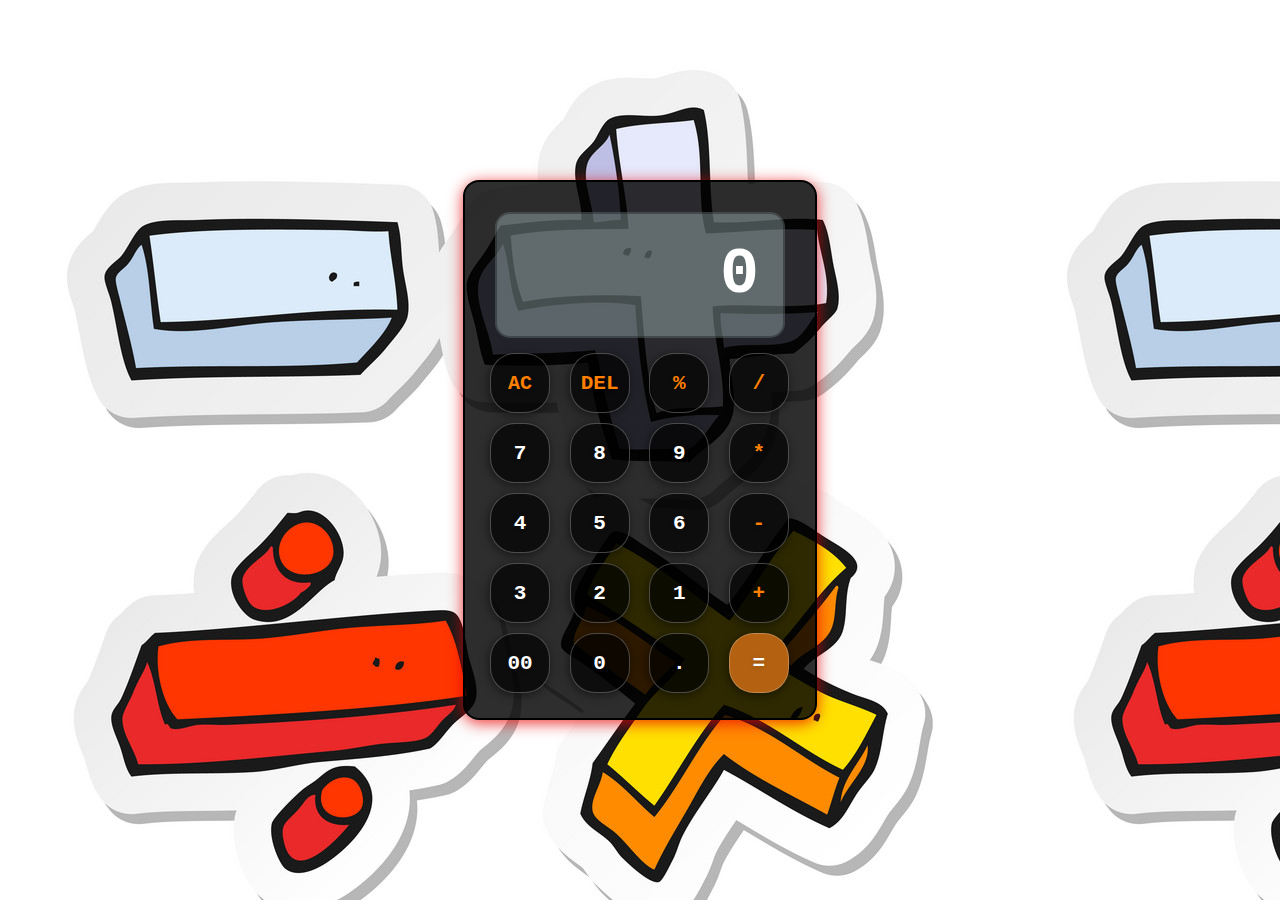
<file: codsoft_calculator/index.html>
<!DOCTYPE html>
<html lang="en">

<head>
    <meta charset="UTF-8">
    <meta name="viewport" content="width=device-width, initial-scale=1.0">
    <link rel="stylesheet" href="style.css">
    <title>Document</title>
</head>

<body>
    <div class="calculator">
        <input type="text" placeholder="0" id="inputbox" readonly>
        <div>
            <button class="operator ac">AC</button>
            <button class="operator DEL">DEL</button>
            <button class="operator ">%</button>
            <button class="operator">/</button>

        </div>
        <div>
            <button class=>7</button>
            <button class=>8</button>
            <button class=>9</button>
            <button class="operator">*</button>
        </div>
        <div>
            <button class=>4</button>
            <button class=>5</button>
            <button class=>6</button>
            <button class="operator">-</button>
        </div>
        <div>
            <button class=> 3</button>
            <button class=>2</button>
            <button class=>1</button>
            <button class="operator">+</button>
        </div>
        <div>
            <button class=>00</button>
            <button class=>0</button>
            <button class=>.</button>
            <button class="equalBtn">=</button>
        </div>
    </div>
    <script src="script.js"></script>
</body>

</html>
</file>
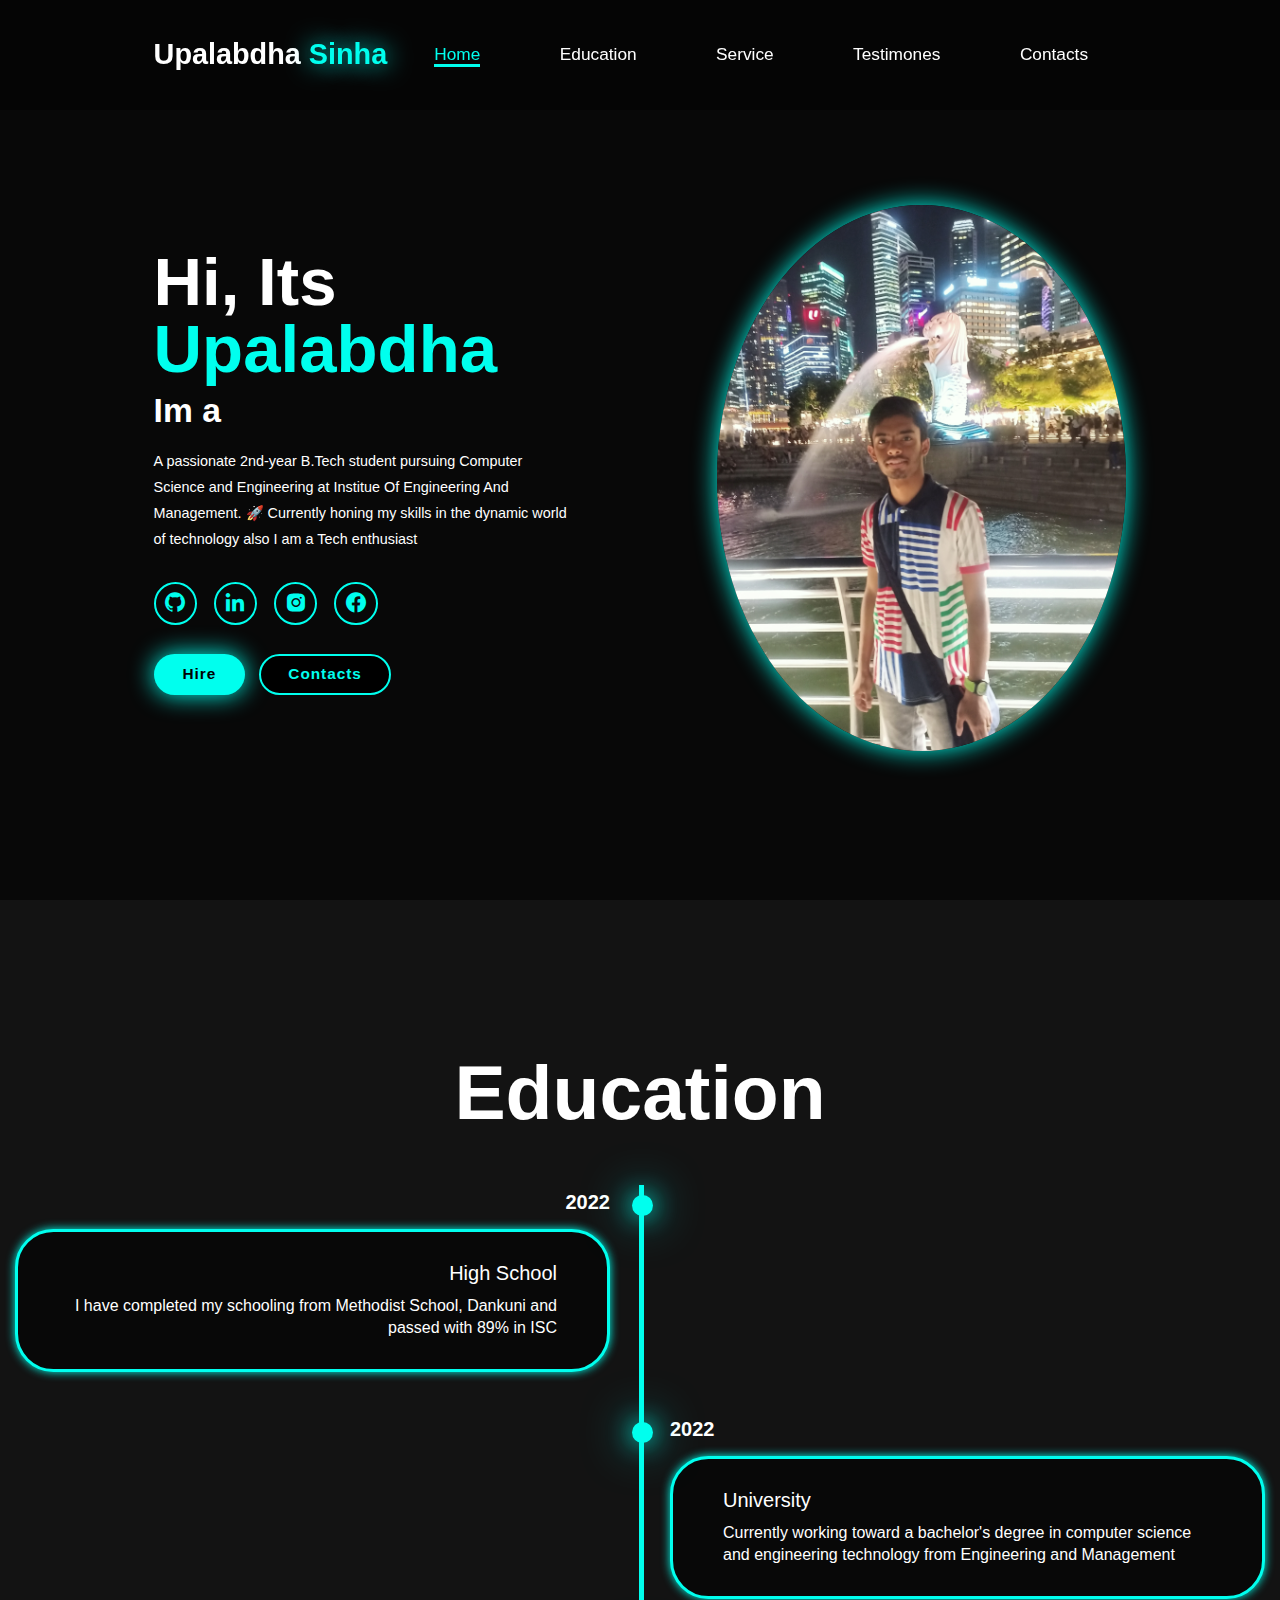
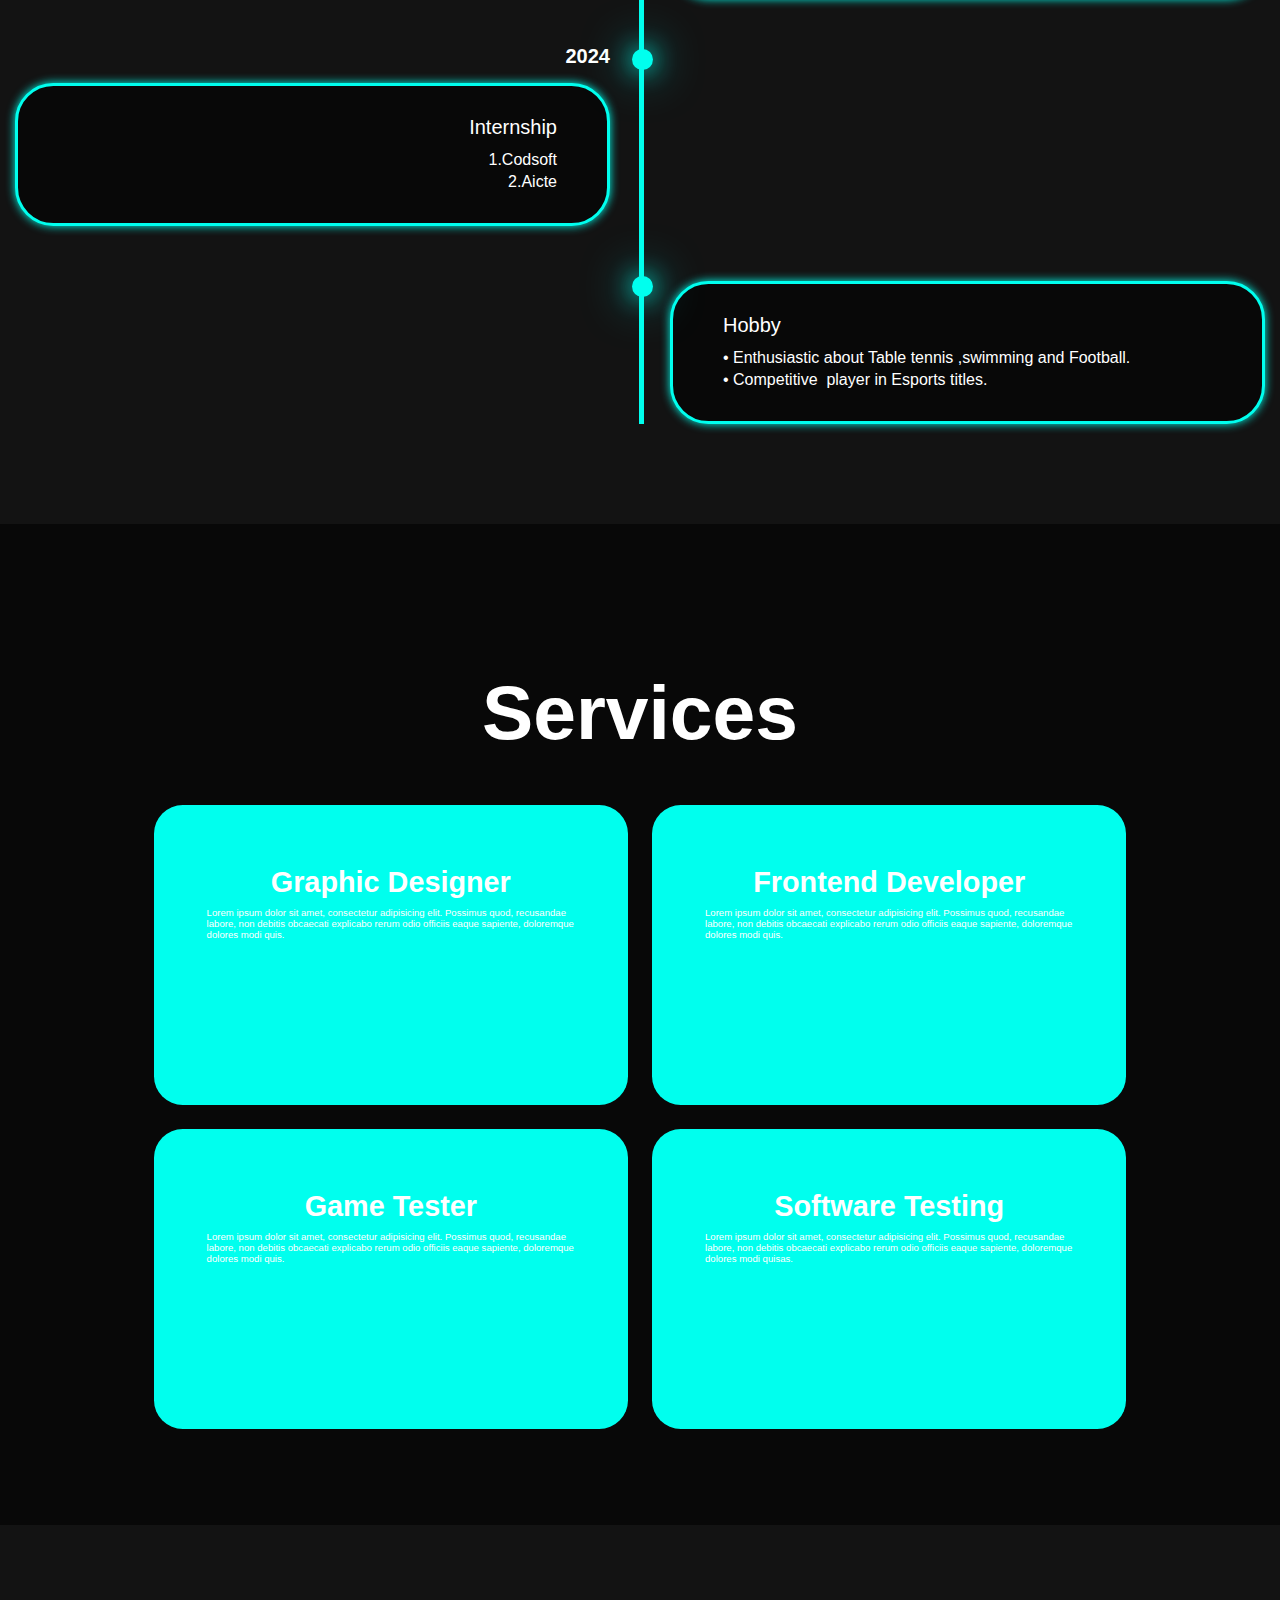
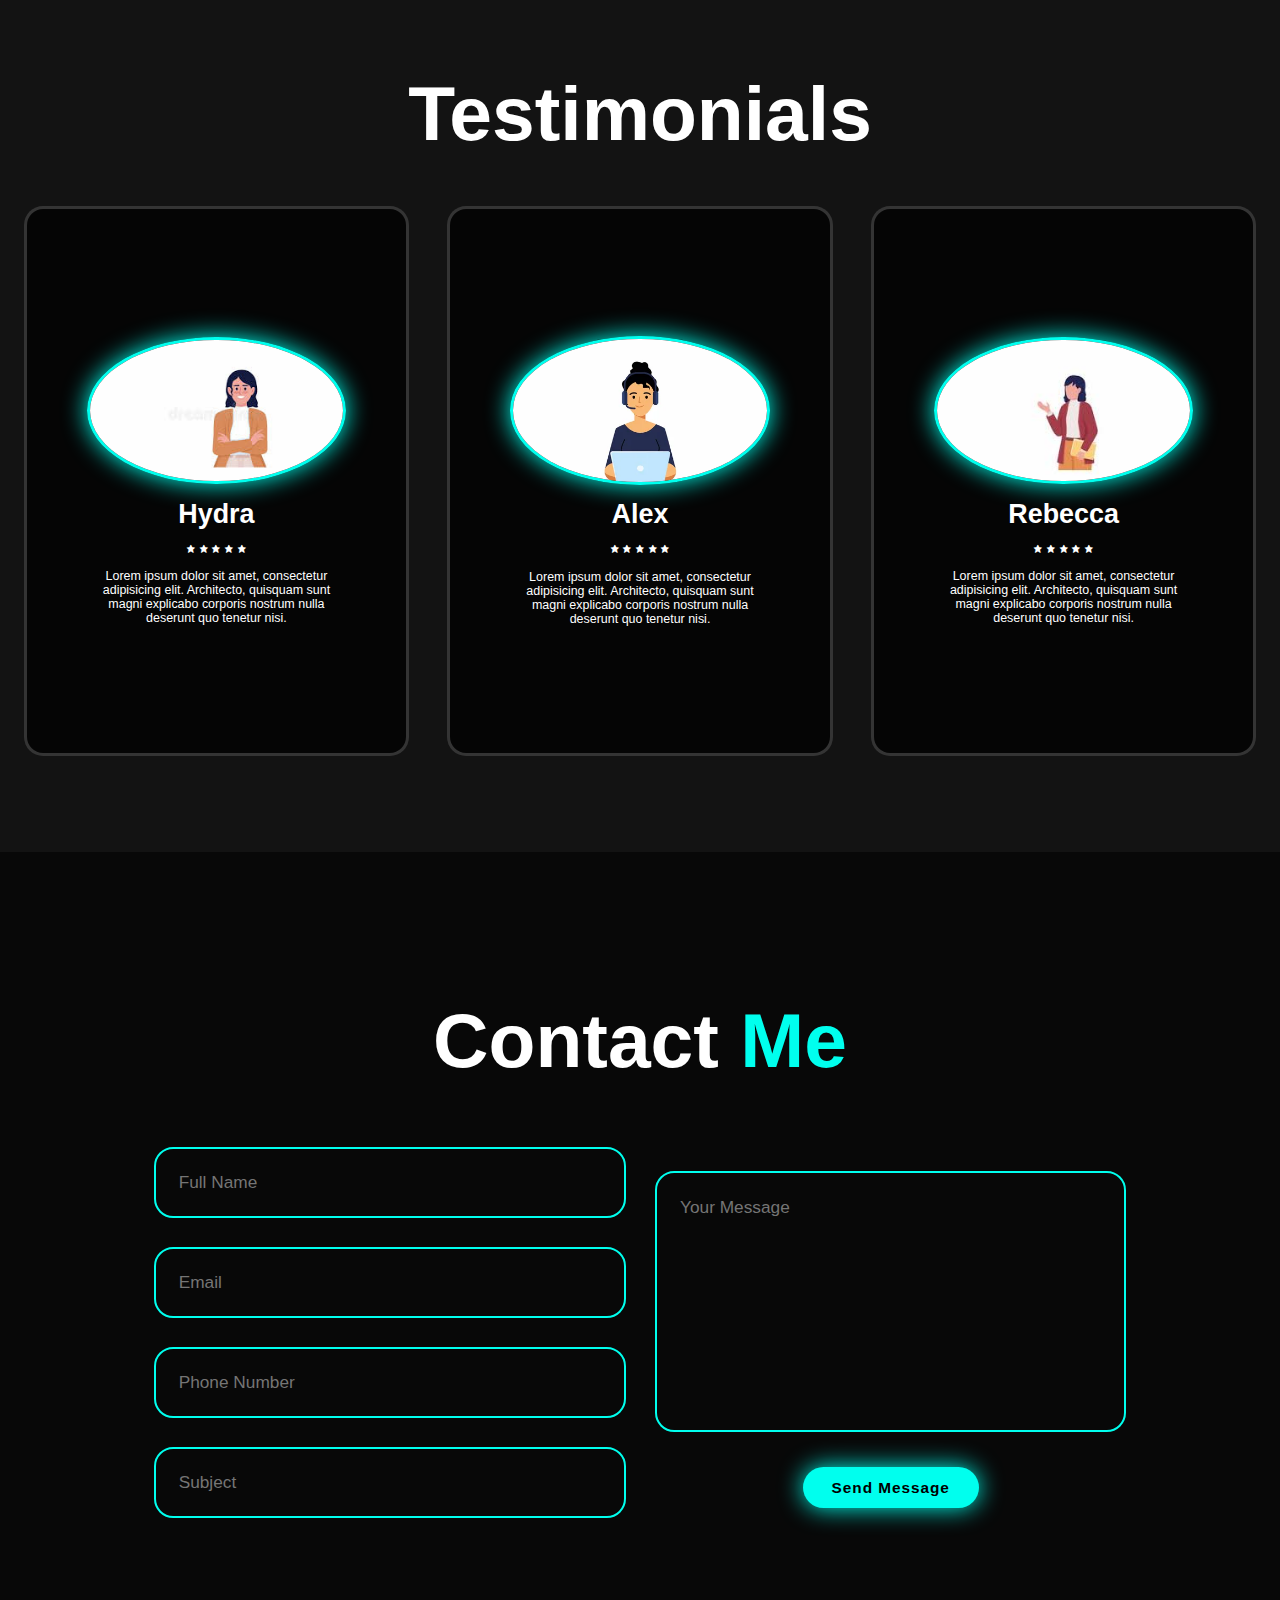
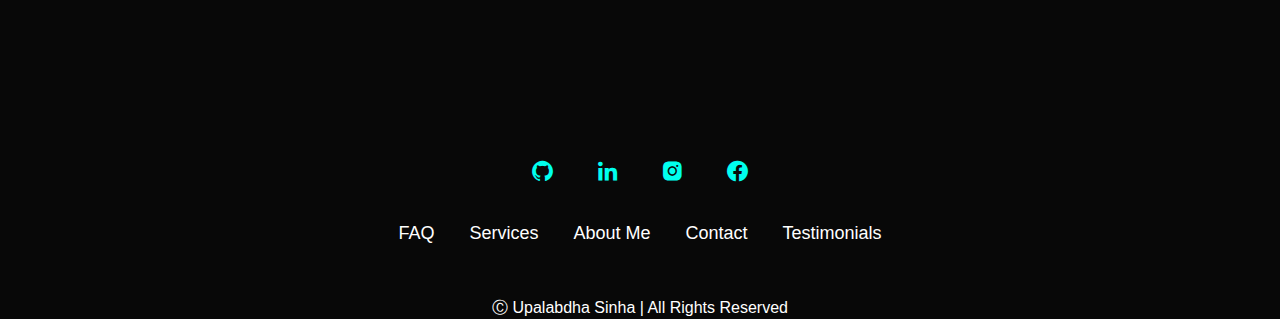
<file: codsoft_portfolio/index.html>
<!DOCTYPE html>
<html lang="en">

<head>
    <meta charset="UTF-8">
    <meta name="viewport" content="width=device-width, initial-scale=1.0">
    <title>.Portfolio</title>
    <link rel="stylesheet" href="style.css">
    <link href='https://unpkg.com/boxicons@2.1.4/css/boxicons.min.css' rel='stylesheet'>
</head>

<body>
    <header class="header">
        <a href="#home" class="logo">Upalabdha
            <span>Sinha</span>
        </a>

        <nav class="navbar">
            <a href="#home" class="active">Home</a>
            <a href="#education">Education</a>
            <a href="service">Service</a>
            <a href="#testimoies">Testimones</a>
            <a href="#contact">Contacts</a>
        </nav>

    </header>
    <section class="home" id="home">
        <div class="home-content">
            <h1>Hi, Its <span>Upalabdha</span></h1>
            <h3 class="text-animation">Im a <span></span></h3>
            <p> A passionate 2nd-year B.Tech student pursuing Computer Science and Engineering at Institue Of Engineering And Management. 🚀 Currently honing my skills in the dynamic world of technology also I am a Tech enthusiast </p>

            <div class="social-icons">
                <a href="#"><i class='bx bxl-github'></i></a>
                <a href="#"><i class='bx bxl-linkedin'></i></a>
                <a href="#"><i class='bx bxl-instagram-alt'></i></a>
                <a href="#"><i class='bx bxl-facebook-circle'></i></a>
            </div>

            <div class="btn-group">
                <a href="#" class="btn">Hire</a>
                <a href="#contact" class="btn">Contacts</a>
            </div>
        </div>

        <div class="home-img">
            <img src="pi.jpg" alt="">
        </div>
    </section>


    <section class="education" id="education">
        <h2 class="heading">Education</h2>
        <div class="timeline-items">
            <div class="timeline-item">
                <div class="timeline-dot"></div>
                <div class="timeline-date">2022</div>
                <div class="timeline-content">
                    <h3>High School</h3>
                    <p>I have completed my schooling from Methodist School, Dankuni and passed with 89% in ISC
                    </p>
                </div>

            </div>

            <div class="timeline-item">
                <div class="timeline-dot"></div>
                    <div class="timeline-date">2022</div>
                    <div class="timeline-content">
                        <h3>University</h3>
                        <p>Currently working toward a bachelor's degree in computer science and engineering technology from Engineering and Management</p>
                        </p>
                    </div>
                
            </div>

            <div class="timeline-item">
                <div class="timeline-dot"></div>
                <div class="timeline-date">2024</div>
                <div class="timeline-content">
                    <h3>Internship</h3>
                    <p>1.Codsoft <br> 2.Aicte <br>
                    </p>
                </div>

            </div>

            <div class="timeline-item">
                <div class="timeline-dot"></div>
                <div class="timeline-date"></div>
                <div class="timeline-content">
                    <h3>Hobby</h3>
                    <p>• Enthusiastic about Table tennis ,swimming and Football. 
                        <br>
                        • Competitive  player in Esports titles.
                        
                    </p>
                </div>

            </div>

        </div>

    </section>
    <section class="service" id="service">
        <h2 class="heading">Services</h2>

        <div class="services-container">
            <div class="service-box">
                <div class="service-info">
                    <h4>Graphic Designer</h4>
                    <p>Lorem ipsum dolor sit amet, consectetur adipisicing elit. Possimus quod, recusandae labore, non
                        debitis obcaecati explicabo rerum odio officiis eaque sapiente, doloremque dolores modi quis.
                    </p>

                </div>
            </div>
            <div class="service-box">
                <div class="service-info">
                    <h4>Frontend Developer</h4>
                    <p>Lorem ipsum dolor sit amet, consectetur adipisicing elit. Possimus quod, recusandae labore, non
                        debitis obcaecati explicabo rerum odio officiis eaque sapiente, doloremque dolores modi quis.
                    </p>

                </div>
            </div>
            <div class="service-box">
                <div class="service-info">
                    <h4>Game Tester</h4>
                    <p>Lorem ipsum dolor sit amet, consectetur adipisicing elit. Possimus quod, recusandae labore, non
                        debitis obcaecati explicabo rerum odio officiis eaque sapiente, doloremque dolores modi quis.
                    </p>

                </div>
            </div>
            <div class="service-box">
                <div class="service-info">
                    <h4>Software Testing</h4>
                    <p>Lorem ipsum dolor sit amet, consectetur adipisicing elit. Possimus quod, recusandae labore, non
                        debitis obcaecati explicabo rerum odio officiis eaque sapiente, doloremque dolores modi quisas.
                    </p>

                </div>
            </div>
        </div>
    </section>

    <section class="testimonials" id="testimonials">
        <div class="testimonials-box">
            <h2 class="heading">Testimonials</h2>

            <div class="wrapper">
                <div class="testimonial-item">
                    <img src="client.jpeg" alt="">
                    <h2>Hydra</h2>
                    <div class="rating">
                        <i class='bx bxs-star'></i>
                        <i class='bx bxs-star'></i>
                        <i class='bx bxs-star'></i>
                        <i class='bx bxs-star'></i>
                        <i class='bx bxs-star'></i>
                    </div>
                    <p>Lorem ipsum dolor sit amet, consectetur adipisicing elit. Architecto, quisquam sunt magni
                        explicabo corporis nostrum nulla deserunt quo tenetur nisi.</p>
                </div>

                <div class="wrapper">
                    <div class="testimonial-item">
                        <img src="3.jpg" alt="">
                        <h2>Alex</h2>
                        <div class="rating">
                            <i class='bx bxs-star'></i>
                            <i class='bx bxs-star'></i>
                            <i class='bx bxs-star'></i>
                            <i class='bx bxs-star'></i>
                            <i class='bx bxs-star'></i>

                        </div>
                        <p>Lorem ipsum dolor sit amet, consectetur adipisicing elit. Architecto, quisquam sunt magni
                            explicabo corporis nostrum nulla deserunt quo tenetur nisi.</p>
                    </div>
                    <div class="wrapper">
                        <div class="testimonial-item">
                            <img src="client2.jpeg" alt="">
                            <h2>Rebecca</h2>
                            <div class="rating">

                                <i class='bx bxs-star'></i>
                                <i class='bx bxs-star'></i>
                                <i class='bx bxs-star'></i>
                                <i class='bx bxs-star'></i>
                                <i class='bx bxs-star'></i>
                            </div>
                            <p>Lorem ipsum dolor sit amet, consectetur adipisicing elit. Architecto, quisquam sunt magni
                                explicabo corporis nostrum nulla deserunt quo tenetur nisi.</p>
                        </div>
                        <!-- <div class="wrapper">
                    <div class="testimonial-item">
                        <img src="1.jpg" alt="">
                        <h2>Marilyn</h2>
                        <div class="rating">
                            <i class='bx bxs-star'></i>
                            <i class='bx bxs-star'></i>
                            <i class='bx bxs-star'></i>
                            <i class='bx bxs-star'></i>
                            <i class='bx bxs-star'></i>
    
                        </div>
                        <p>Lorem ipsum dolor sit amet, consectetur adipisicing elit. Architecto, quisquam sunt magni explicabo corporis nostrum nulla deserunt quo tenetur nisi.</p>
                    </div> -->
                    </div>
                </div>
    </section>
    <section class="contact" id="contact">
        <h2 class="heading">Contact <span>Me</span></h2>


        <form action="">
            <div class="input-group">
                <div class="input-box">
                    <input type="text" placeholder="Full Name">
                    <input type="emial" placeholder="Email">
                </div>
                <div class="input-box">
                    <input type="number" placeholder="Phone Number">
                    <input type="text" placeholder="Subject">
                </div>
            </div>
            <div class="input-group-2">
                <textarea name="" id="" cols="30" rows="10" placeholder="Your Message"></textarea>
                <input type="submit" value="Send Message" class="btn">
            </div>
        </form>
    </section>

    <footer class="footer">
        <div class="social">
            <a href="#"><i class='bx bxl-github'></i></a>
            <a href="#"><i class='bx bxl-linkedin'></i></a>
            <a href="#"><i class='bx bxl-instagram-alt'></i></a>
            <a href="#"><i class='bx bxl-facebook-circle'></i></a>
        </div>
        <ul class="list">
            <li>
                <a href="#">FAQ</a>
            </li>
            <li>
                <a href="#">Services</a>
            </li>
            <li>
                <a href="#">About Me</a>
            </li>
            <li>
                <a href="#">Contact</a>
            </li>
            <li>
                <a href="#">Testimonials</a>
            </li>
        </ul>
        <p class="copyright">
            Ⓒ Upalabdha Sinha | All Rights Reserved

        </p>
    </footer>

    <script src="script.js"></script>
</body>

</html>
</file>
<file: codsoft_calculator/style.css>
*{
    margin: 0;
    padding: 0;
    box-sizing: border-box;
    font-family: 'Courier New', Courier, monospace;
   font-weight: bold;
}
body{
    width: 100%;
    height: 100vh;
    display: flex;
    justify-content: center;
    align-items: center;
    background: url(bg.jpg); 
    
}
.calculator{
    padding: 20px;
    border: 2px solid black;
    border-radius:16px ;
    box-shadow: 0px 3px 15px rgba(233, 0, 0, 80%);
    background:rgba(0, 0, 0, 82%);
}
input{
    width: 290px;
    padding: 24px ;
    margin:10px;
    background: rgba(225,255,255,0.3);
    box-shadow: inset 0px 0px 0px rgba(0, 0, 0, 0.4);    
    font-size: 65px;
    text-align: right;
    color:#fff ;
    border:solid 2px rgba(0, 0, 0, 0.3);
    border-radius:15px ;

}
input::placeholder{
    color: #fff;

}
button{
    width: 60px;
    height: 60px;
    margin: 5px;
    color: white;
    background:rgba(0, 0, 0, 0.7);
    font-size: 21px;
    cursor: pointer;
    border: solid 1px rgba(225, 225, 225, 0.3);
    border-radius: 25px;
    text-shadow: 0px 1px 5px rgba(0, 0, 0, 0.2);
    box-shadow: -1px 2px 10px rgba(0,0 ,0 ,0.5);
}
.ac, .del{
    font-size: 20px;
}
button:hover{
    color: #fff;
    background: rgb(255, 128, 0);
}
.equalBtn{
    background: #b46211;
}
.operator{
    color: #ff8000;
}
</file>
<file: codsoft_portfolio/style.css>
*{
    padding: 0;
    margin: 0;
    box-sizing:border-box;
    text-decoration: none;
    border: none;
    outline: none;
    scroll-behavior: smooth;
    font-family: sans-serif;
}
:root{
    --bg-color:#080808;
    --second-bg-color:#131313;
    --text-color:white;
    --main-color:#00ffee;

}
html{
    font-size: 60%;
    overflow-x: hidden;

}
body{
    background: var(--bg-color);
    color: var(--text-color);
}
.header{
    position: fixed;
    top: 0;
    left: 0;
    width: 100%;
    padding: 4rem 12% 4rem;
    background: rgba(0, 0, 0, 0.3);
    backdrop-filter: blur(10px);
    display: flex;
    justify-content: space-between;
    align-items: center;
    z-index: 5;
}
.logo{
    font-size: 3rem;
    color: var(--text-color);
    font-weight: 800;
    cursor: pointer;
    transition: 0.3s ease;
}
.logo:hover{
    transform: scale(1.1);

}
.logo span{
    text-shadow: 0 0 25px var(--main-color);
}
.navbar a{
    font-size: 1.8rem;
    color: var(--text-color);
    margin: 4rem;
    font-weight: 500;
    transition: 0.3s ease;
    border-bottom: 3px solid transparent;
}
.navbar a:hover,
.navbar a.active{
    color: var(--main-color);
    border-bottom: 3px solid var(--main-color);
}
#menu-icon{
    font-size: 3.6rem;
    color: var(--main-color);
    display: none;
}
section{
    min-height: 100vh;
    padding: 10rem 12% 10rem;
}
.home{
    display: flex;
    align-items: center;
    justify-content: center;
    gap: 15rem;
}
.home-content{
    display: flex;
    flex-direction: column;
    align-items: baseline;
    text-align: left;
    justify-content: center;
    margin-top: 3rem;
}
span{
    color: var(--main-color);
}
.logo span{
    color: var(--main-color);
}
.home-content h3{
    margin-bottom: 2rem;
    margin-top: 1rem;
    font-size: 3.5rem;
}
.home-content h1{
    font-size: 7rem;
    font-weight: 700;
    margin-top: 1.5rem;
    line-height: 1;
}
.home-img{
    border-radius: 50%;
}
.home-img img{
    position: relative;
    top: 3rem;
    width: 32vw;
    border-radius: 50%;
    box-shadow: 0 0 25px var(--main-color);
    cursor: pointer;
    transition: 0.4s ease-in-out;
}
.home-img img:hover{
    box-shadow: 0 0 25px var(--main-color),
                0 0 50px var(--main-color),
                0 0 100px var(--main-color);
}
.home-content p{
    font-size: 1.5rem;
    font-weight: 500;
    line-height: 1.8;
    max-width: 1000px;
}
.social-icons a{
    display: inline-flex;
    justify-content: center;
    align-items: center;
    width: 4.5rem;
    height: 4.5rem;
    background: transparent;
    border: 2px solid var(--main-color);
    font-size: 2.5rem;
    border-radius: 50%;
    color: var(--main-color);
    margin: 3rem 1.5rem 3rem 0;
    transition: 0.3s ease-in-out;
}
.social-icons a:hover{
    transform: scale(1.2)translateY(-10px);
    background-color: var(--main-color);
    color: black;
    box-shadow: 0 0 25px var(--main-color);
}
.btn{
    display: inline-block;
    padding: 1rem 2.8rem;
    background: var(--main-color);
    box-shadow: 0 0 25px var(--main-color);
    border-radius: 4rem;
    font-size: 1.6rem;
    color: black;
    border: 2px solid transparent;
    letter-spacing: 0.1rem;
    font-weight: 600;
    transition: 0.3s ease-in-out;
    cursor: pointer;
}
.btn:hover{
    transform: scale(1.05);
    box-shadow: 0 0 50px var(--main-color);
}
.btn-group{
    display: flex;
    align-items: center;
    gap: 1.5rem;
}
.btn-group a:nth-of-type(2){
    background-color: black;
    color: var(--main-color);
    border: 2px solid var(--main-color);
    box-shadow: 0 0 2px transparent;
}
.btn-group a:nth-of-type(2):hover{
    box-shadow: 0 0 25px var(--main-color);
    background-color: var(--main-color);
    color:black ;
}
.text-animation{
    font-size: 34px;
    font-weight: 600;
    min-width: 280px;   

}
.text-animation span{
    position: relative;
}
.text-animation span::before{
    content: 'Web - Developer';
    color: var(--main-color);
    animation: words 20s infinite;
}
.text-animation span::after{
    content: "";
    background-color: var(--bg-color);
    position: absolute;
    width: calc(100% + 8px);
    height: 100%;
    border-left:3px solid var(--bg-color);
    right: -8px;
    animation: cursor 0.6s infinite, typing 20s steps(14) infinite;
}
@keyframes cursor{
    to{
        border-left: 2px solid var(--bg-color);
    }

}
@keyframes words{
    0%,
    20%{
        content:"Frontend Designer";
    }
    21%,
    40%{
        content:"Web Developer";
    }
    41%,
    60%{
        content: "Graphic Designer";
    }
    61%,
    80%{
        content:"Software Tester";
    }
    
}
@keyframes typing{
    10%,
    15%,
    30%,
    35%,
    50%,
    55%,
    70%,
    75%,
    90%,
    95% {
        width: 0;
    }
    5%,
    20%,
    25%,
    40%,
    45%,
    60%,
    65%,
    80%,
    85%{
        width: calc(100% + 8px);
    } 
}
.heading{
    font-size: 8rem;
    text-align: center;
    margin: 5rem 0;
}
.education{
padding: 100px 15px;
background: var(--second-bg-color);
}
.education h2{
    margin-bottom: 5rem;
}
.timeline-items{
    max-width: 12000px;
    margin: auto;
    display: flex;
    flex-wrap: wrap;
    position: relative;
}
.timeline-items::before{
    content: "";
    position: absolute;
    width: 5px;
    height: 100%;
    background-color: var(--main-color);
    left: calc(50% - 1px);
}
.timeline-item{
    margin-bottom: 40px;
    width: 100%;
    position: relative;
}
.timeline-item:last-child{
    margin-bottom: 0;
}
.timeline-item:nth-child(odd){
    padding-right :calc(50% + 30px);
    text-align: right;

}
.timeline-item:nth-child(even){
    padding-left: calc(50% + 30px);
}
.timeline-dot{
    height: 21px;
    width: 21px;
    background-color: var(--main-color);
    box-shadow: 0 0 25px var(--main-color),
                0 0 50px var(--main-color);
    position: absolute;
    left: calc(50% - 8px);
    border-radius:50% ;
    top: 10px;

}
.timeline-date{
    font-size: 20px;
    font-weight: 800;
    color: white;
    margin: 6px 0 15px;
}
.timeline-content{
    background-color: var(--bg-color);
    border: 3px solid var(--main-color);
    padding: 30px 50px;
    border-radius: 4rem;
    box-shadow: 0 0 10px var(--main-color);
    cursor: pointer;
    transition: 0.3s ease-in-out;
}
.timeline-content:hover{
    transform: scale(1.05);
    box-shadow: 0 0 25px var(--main-color);
}
.timeline-content h3{
  font-size: 20px;      
  color: white;
  margin: 0 0 10px;
  font-weight: 500;
}
.timeline-content p{
    color: white;
    font-size: 16px;
    font-weight: 300;
    line-height: 22px;
}
::-webkit-scrollbar{
    width: 15px;
}

::-webkit-scrollbar-thumb{
    background-color: var(--main-color);
}
::-webkit-scrollbar-track{
    background-color: var(--bg-color);
    width: 50px;
}
.services{
    background: var(--bg-color);
    color: black;
}
.services h2{
    margin-bottom: 5rem;
    color: white;
}
.services-container{
    display: grid;
    grid-template-columns: repeat(2,1fr);
    align-items: center;
    gap: 2.5rem;
}
.service-box{
    background-color: var(--main-color);
    height: 300px;
    border-radius: 3rem;
    border: 5px solid transparent;
    cursor:pointer ;
    transition: 0.4s ease-in-out;
}
.service-box:hover{
    background: white;
    color: black;
    border: 5px solid var(--main-color);
    transform: scale(1.03);
}
.service-box .service-info{
    display: flex;
    flex-direction: column;
    text-align: left;
    max-height: 200px;
    justify-content: left;
    align-items: baseline;
    padding: 5rem 5rem;
}
.service-info h4{
    font-size: 3rem;
    font-weight: 600;
    max-height: 100px;
    line-height: 1.7;
    margin: auto;
}
.testimonials{
    background:var(--second-bg-color) ;
}
.testimonials-box{
    background-size: cover;
    display: flex;
    align-items: center;
    justify-content: center;
    flex-direction: column;
}
.testimonials .heading{
    margin-bottom: 5rem;
}
.testimonials-box img{
    width: 27rem;
    border-radius: 50%;
    border: 3px solid var(--main-color);
    box-shadow: 0 0 25px var(--main-color);
}
.wrapper{
    display: grid;
    grid-template-columns: repeat(4 , 0fr);
    gap: 0rem;
}
.testimonial-item{
    min-height:550px ;
    max-width: 450px;
    background: rgba(0, 0, 0, 0.7);
    border: 3px solid rgba(238, 238, 238, 0.2);
    border-radius: 2rem;
    margin: 0 2rem;
    padding:30px 60px;
    cursor: pointer;
    display: flex;
    flex-direction: column;
    align-items: center;
    justify-content: center;
    text-align: center;
    justify-content: center;
    text-align: center;
    gap: 1.5rem;
    color: white;
    transition: 0.4s ease-in-out;
}
.testimonial-item:hover{
    border: 3px solid var(--main-color);
    transform: translateY(-10px)scale(1.03);
    box-shadow: 0 0 50px var(--main-color);
}
.testimonial-item h2{
    font-size: 2.8rem;
}
.testimonial-item p{
    font-size: 1.3rem;
}
#star{
    color: gold;
    font-size:2rem;
}
.contact{
    background-color: var(--bg-color);
}
.content h2{
     margin-bottom: 3rem;
     color:white;
}
.contact form{
    display: flex;
    align-items: center;
    justify-items: center;
    gap: 3rem;
    margin: 5rem auto;
    text-align: center;
}
.contact form .input-box{
    display: flex;
    justify-content: center;
    flex-wrap: wrap;
}
.contact form .input-box input,
.contact form textarea{
    width: 100%;
    padding: 2.4rem;
    font-size: 1.8rem;
    color: var(--text-color);
    background: var(--bg-color);
    border-radius:2rem;
    border: 2px solid var(--main-color);
    margin: 1.5rem 0;
    resize: none;
}
.contact form .btn{
    margin-top: 2rem;
}
.footer .social{
    text-align: center;
    padding-bottom: 25px;
    color: var(--main-color);
}
.footer .social a{
    font-size: 25px;
    color: var(--main-color);
    width: 42px;
    height: 42px;
    line-height: 42px;
    display: inline-block;
    text-align: center;
    border-radius: 50%;
    margin: 0 10px;
    transition: 0.3s ease-in-out;
}
.footer .social a:hover{
    transform: scale(1.2)translateY(-10px);
    background-color: var(--main-color);
    color: black;
    box-shadow: 0 0 25px var(--main-color);
}
.footer ul{
    margin-top: 0;
    padding: 0;
    font-size: 18px;
    line-height: 1.6;
    margin-bottom: 0;
    text-align: center;
}
.footer ul li a{
    color: white;
    border-bottom: 3px solid transparent;
    transition: 0.3s ease-in-out;
}
.footer ul li a:hover{
    color: white;
    border-bottom: 3px solid var(--main-color);
}
.footer ul li{
    display: inline-block;
    padding: 0 15px;
}
.footer .copyright{
    margin-top: 50px;
    text-align: center;
    font-size: 16px;
    color: white;
}
</file>
